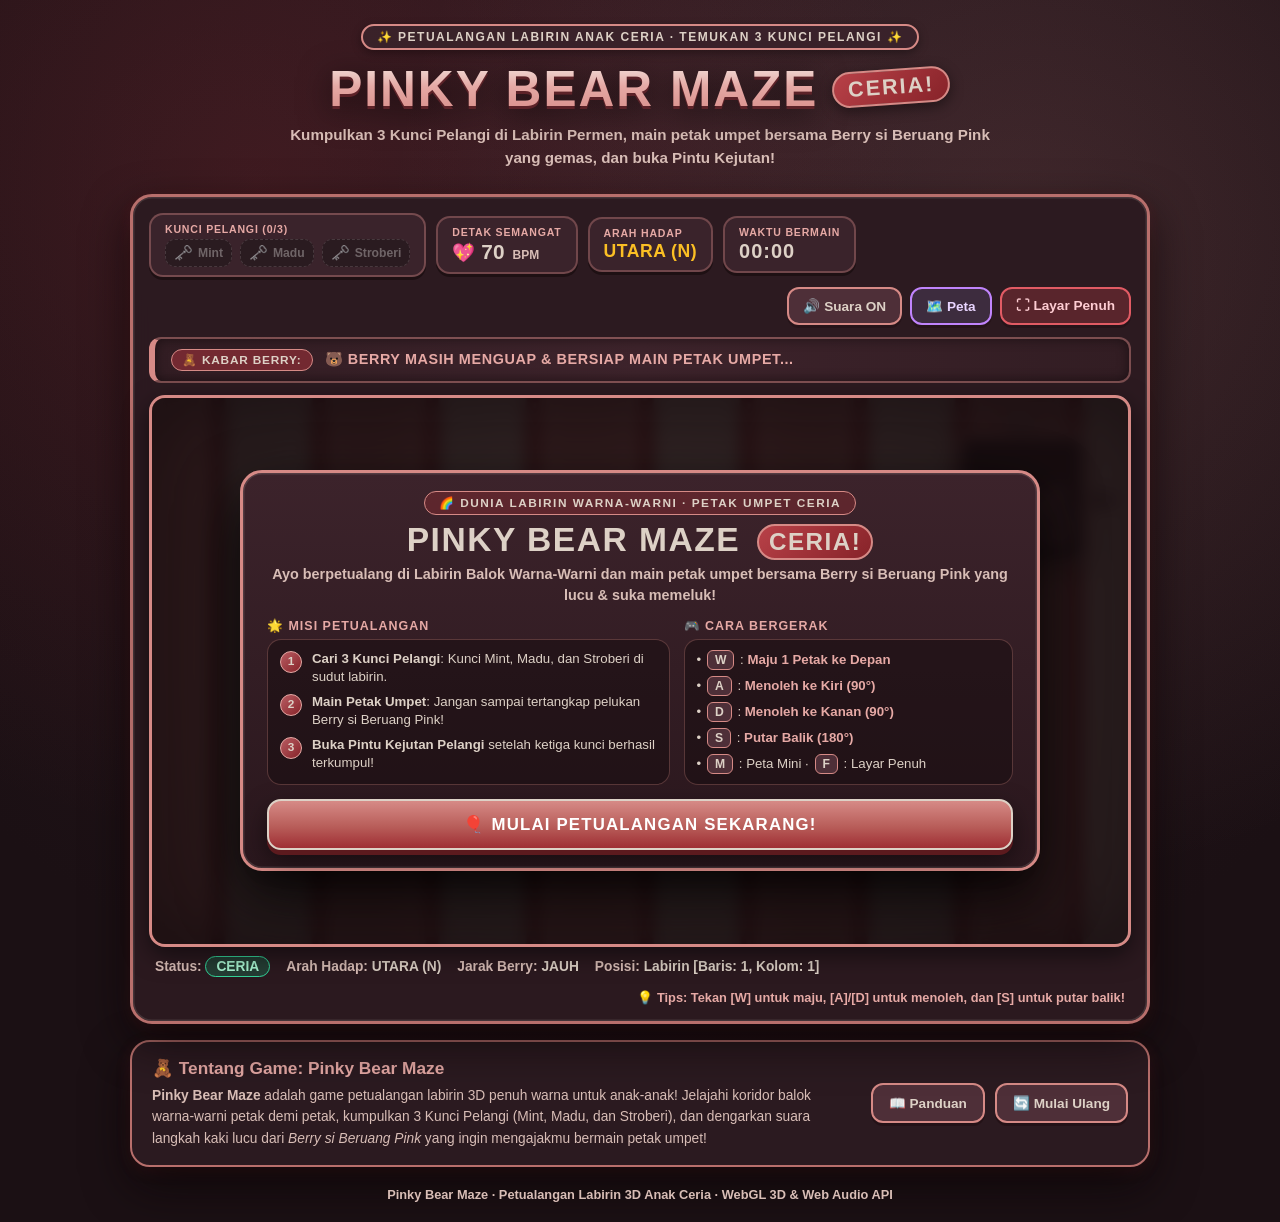
<file: index.html>
<!DOCTYPE html>
<html lang="id">
<head>
    <meta charset="UTF-8">
    <meta name="viewport" content="width=device-width, initial-scale=1.0, maximum-scale=1.0, user-scalable=no">
    <title>Pinky Bear Maze — Petualangan Labirin Beruang Pink Lucu</title>
    <link rel="stylesheet" href="style.css">
    <script>
        // Global error catcher to guarantee any issue is immediately visible
        window.addEventListener('error', function(e) {
            console.error("Game Error:", e.message, e.filename, e.lineno);
            const errDiv = document.getElementById("debugError");
            if (errDiv) {
                errDiv.style.display = "block";
                errDiv.textContent = "Error: " + e.message + " (" + e.filename + ":" + e.lineno + ")";
            }
        });
    </script>
</head>
<body>
    <main class="app">
        <!-- Error Banner (hidden by default) -->
        <div id="debugError" style="display:none; background:#dc2626; color:#fff; padding:10px; border-radius:8px; font-weight:bold; margin-bottom:10px;"></div>

        <!-- Header -->
        <header class="page-header">
            <p class="eyebrow">✨ PETUALANGAN LABIRIN ANAK CERIA · TEMUKAN 3 KUNCI PELANGI ✨</p>
            <h1 class="game-title">
                <span class="title-main">PINKY BEAR MAZE</span>
                <span class="title-year">CERIA!</span>
            </h1>
            <p class="subtitle">Kumpulkan 3 Kunci Pelangi di Labirin Permen, main petak umpet bersama <strong>Berry si Beruang Pink</strong> yang gemas, dan buka Pintu Kejutan!</p>
        </header>

        <!-- Game Container -->
        <section class="game-shell" aria-label="Area permainan Labirin Beruang Pink">
            <!-- Top HUD Bar -->
            <div class="top-hud">
                <!-- 3 Keys Inventory -->
                <div class="keys-container" title="Koleksi 3 Kunci Pelangi untuk Membuka Pintu Kejutan">
                    <span class="hud-label">KUNCI PELANGI (0/3)</span>
                    <div class="key-slots">
                        <div class="key-slot" id="keySlot1" title="Kunci Permen Mint (Hijau)">
                            <span class="key-icon">🗝️</span>
                            <span class="key-name">Mint</span>
                        </div>
                        <div class="key-slot" id="keySlot2" title="Kunci Bintang Madu (Kuning)">
                            <span class="key-icon">🗝️</span>
                            <span class="key-name">Madu</span>
                        </div>
                        <div class="key-slot" id="keySlot3" title="Kunci Stroberi (Pink)">
                            <span class="key-icon">🗝️</span>
                            <span class="key-name">Stroberi</span>
                        </div>
                    </div>
                </div>

                <!-- Heartbeat / Excitement Sensor -->
                <div class="hud-item heartbeat-hud" id="heartbeatCard">
                    <span class="hud-label">DETAK SEMANGAT</span>
                    <div class="heartbeat-inner">
                        <span class="heart-icon" id="heartIcon">💖</span>
                        <strong id="bpmValue">72</strong>
                        <span class="hud-small">BPM</span>
                    </div>
                </div>

                <!-- Current Facing Direction -->
                <div class="hud-item facing-hud">
                    <span class="hud-label">ARAH HADAP</span>
                    <strong id="hudFacingText">UTARA (N)</strong>
                </div>

                <!-- Survival Timer -->
                <div class="hud-item timer-hud">
                    <span class="hud-label">WAKTU BERMAIN</span>
                    <strong id="survivalTimer">00:00</strong>
                </div>

                <!-- Control Buttons -->
                <div class="hud-buttons">
                    <button id="muteButton" class="icon-button" type="button" aria-pressed="false" title="Suara ON/OFF">🔊 Suara ON</button>
                    <button id="mapToggleBtn" class="icon-button map-btn" type="button" title="Buka / Tutup Peta Labirin [M]">🗺️ Peta</button>
                    <button id="fullscreenBtn" class="icon-button fullscreen-btn" type="button" aria-pressed="false" title="Layar Penuh [F]">⛶ Layar Penuh</button>
                </div>
            </div>

            <!-- Cute Pink Bear Ticker -->
            <div class="monster-ticker" id="monsterTicker" aria-live="polite">
                <span class="ticker-prefix">🧸 KABAR BERRY:</span>
                <span class="ticker-text" id="tickerText">BERRY SI BERUANG PINK SEDANG TIDUR SIANG... ZZZ...</span>
            </div>

            <!-- Viewport Wrap -->
            <div class="canvas-wrap" id="canvasWrap">
                <canvas id="gameCanvas" width="960" height="540" aria-label="Tampilan 3D Labirin Beruang Pink"></canvas>

                <!-- Cute Pink Bubble Vignette Overlay -->
                <div class="vignette-overlay" id="vignetteOverlay"></div>

                <!-- Radar Minimap -->
                <div class="persona-minimap-wrapper" id="minimapOverlay">
                    <div class="compass-label compass-top">N</div>
                    <div class="minimap-middle-row">
                        <div class="compass-label compass-left">W</div>
                        <div class="persona-radar-box">
                            <canvas id="minimapCanvas" width="130" height="130"></canvas>
                        </div>
                        <div class="compass-label compass-right">E</div>
                    </div>
                    <div class="compass-label compass-bottom">S</div>
                </div>

                <!-- Notification Toast Inside Viewport -->
                <div class="game-toast" id="gameToast"></div>

                <!-- Interaction Prompt -->
                <div class="interaction-prompt" id="interactionPrompt">Tekan [W] untuk Membuka Pintu Kejutan!</div>

                <!-- Touch Controls (Mobile Friendly) -->
                <div class="touch-controls" id="touchControls">
                    <div class="dpad">
                        <button type="button" class="touch-btn dpad-up" id="btnUp" aria-label="Maju (W)">W ▲</button>
                        <div class="dpad-middle">
                            <button type="button" class="touch-btn dpad-left" id="btnLeft" aria-label="Menoleh Kiri (A)">◀ A</button>
                            <button type="button" class="touch-btn dpad-down" id="btnDown" aria-label="Putar Belakang (S)">▼ S</button>
                            <button type="button" class="touch-btn dpad-right" id="btnRight" aria-label="Menoleh Kanan (D)">D ▶</button>
                        </div>
                    </div>
                    <div class="touch-actions">
                        <button type="button" class="touch-action-btn" id="btnTurnLeft" aria-label="Putar Kiri">↺ Belok Kiri</button>
                        <button type="button" class="touch-action-btn" id="btnTurnRight" aria-label="Putar Kanan">↻ Belok Kanan</button>
                    </div>
                </div>

                <!-- START SCREEN OVERLAY (Shorter and wider banner layout) -->
                <div class="screen-overlay" id="startScreen">
                    <div class="modal-box modal-wide">
                        <div class="badge-tag">🌈 DUNIA LABIRIN WARNA-WARNI · PETAK UMPET CERIA</div>
                        <h2 class="modal-title">PINKY BEAR MAZE <span class="year-accent">CERIA!</span></h2>
                        <p class="modal-desc">
                            Ayo berpetualang di Labirin Balok Warna-Warni dan main petak umpet bersama <strong>Berry si Beruang Pink</strong> yang lucu & suka memeluk!
                        </p>

                        <!-- 2-Column Wide Grid for Mission & Controls -->
                        <div class="modal-grid">
                            <div class="modal-col">
                                <h3 class="col-title">🌟 MISI PETUALANGAN</h3>
                                <div class="mission-checklist">
                                    <div class="checklist-item">
                                        <span class="check-icon">1</span>
                                        <div><strong>Cari 3 Kunci Pelangi</strong>: Kunci Mint, Madu, dan Stroberi di sudut labirin.</div>
                                    </div>
                                    <div class="checklist-item">
                                        <span class="check-icon">2</span>
                                        <div><strong>Main Petak Umpet</strong>: Jangan sampai tertangkap pelukan Berry si Beruang Pink!</div>
                                    </div>
                                    <div class="checklist-item">
                                        <span class="check-icon">3</span>
                                        <div><strong>Buka Pintu Kejutan Pelangi</strong> setelah ketiga kunci berhasil terkumpul!</div>
                                    </div>
                                </div>
                            </div>
                            <div class="modal-col">
                                <h3 class="col-title">🎮 CARA BERGERAK</h3>
                                <div class="controls-guide">
                                    <div>• <kbd>W</kbd> : <strong>Maju 1 Petak ke Depan</strong></div>
                                    <div>• <kbd>A</kbd> : <strong>Menoleh ke Kiri (90°)</strong></div>
                                    <div>• <kbd>D</kbd> : <strong>Menoleh ke Kanan (90°)</strong></div>
                                    <div>• <kbd>S</kbd> : <strong>Putar Balik (180°)</strong></div>
                                    <div>• <kbd>M</kbd> : Peta Mini · <kbd>F</kbd> : Layar Penuh</div>
                                </div>
                            </div>
                        </div>

                        <button id="startGameBtn" class="cta-button" type="button">🎈 MULAI PETUALANGAN SEKARANG!</button>
                    </div>
                </div>

                <!-- GAME OVER SCREEN OVERLAY (Hugged by Cute Pink Bear) -->
                <div class="screen-overlay hidden" id="gameOverScreen">
                    <div class="modal-box gameover-box">
                        <div class="skull-anim">🧸</div>
                        <h2 class="danger-title">TERTANGKAP PELUKAN BERRY!</h2>
                        <p class="modal-desc" id="gameOverDesc">
                            Hihi! Berry si Beruang Pink berhasil menemukanmu dan memberimu pelukan hangat yang super gemas! Yuk coba lagi!
                        </p>
                        <div class="stats-summary">
                            <div class="stat-box">
                                <span class="stat-label">KUNCI DITEMUKAN</span>
                                <strong id="goKeysFound">0 / 3</strong>
                            </div>
                            <div class="stat-box">
                                <span class="stat-label">WAKTU BERMAIN</span>
                                <strong id="goSurvivalTime">00:00</strong>
                            </div>
                        </div>
                        <div class="screen-actions">
                            <button id="restartBtn" class="cta-button retry-button" type="button">🍭 MAIN LAGI YUK!</button>
                        </div>
                    </div>
                </div>

                <!-- VICTORY SCREEN OVERLAY (Escaped) -->
                <div class="screen-overlay hidden" id="victoryScreen">
                    <div class="modal-box victory-box">
                        <div class="trophy-anim">🏆</div>
                        <h2 class="victory-title">HOREEE! KAMU MENANG PETAK UMPET!</h2>
                        <p class="modal-desc">
                            Hebat sekali! Ketiga Kunci Pelangi berhasil membuka Pintu Kejutan. Berry si Beruang Pink bertepuk tangan gembira untukmu!
                        </p>
                        <div class="stats-summary">
                            <div class="stat-box">
                                <span class="stat-label">TOTAL KUNCI</span>
                                <strong class="gold-text">3 / 3</strong>
                            </div>
                            <div class="stat-box">
                                <span class="stat-label">WAKTU SELESAI</span>
                                <strong id="vicTime">01:45</strong>
                            </div>
                            <div class="stat-box">
                                <span class="stat-label">REKOR TERCEPAT</span>
                                <strong id="vicBestTime">--:--</strong>
                            </div>
                        </div>
                        <div class="screen-actions">
                            <button id="playAgainBtn" class="cta-button victory-button" type="button">🌈 MAIN LAGI DI LABIRIN BARU!</button>
                        </div>
                    </div>
                </div>
            </div>

            <!-- Bottom HUD / Quick Status Bar -->
            <div class="bottom-hud">
                <span>Status: <strong id="playerStatus" class="status-pill">CERIA</strong></span>
                <span>Arah Hadap: <strong id="playerFacingText">UTARA (N)</strong></span>
                <span>Jarak Berry: <strong id="monsterDistanceText">JAUH</strong></span>
                <span>Posisi: <strong id="playerCoords">Labirin [Baris: 1, Kolom: 1]</strong></span>
                <span class="hud-tip">💡 Tips: Tekan [W] untuk maju, [A]/[D] untuk menoleh, dan [S] untuk putar balik!</span>
            </div>
        </section>

        <!-- Help and Lore Panel -->
        <section class="help-panel">
            <div class="lore-text">
                <h2>🧸 Tentang Game: Pinky Bear Maze</h2>
                <p>
                    <strong>Pinky Bear Maze</strong> adalah game petualangan labirin 3D penuh warna untuk anak-anak! Jelajahi koridor balok warna-warni petak demi petak, kumpulkan 3 Kunci Pelangi (Mint, Madu, dan Stroberi), dan dengarkan suara langkah kaki lucu dari <em>Berry si Beruang Pink</em> yang ingin mengajakmu bermain petak umpet!
                </p>
            </div>
            <div class="help-controls">
                <button id="howToPlayBtn" class="secondary-button" type="button">📖 Panduan</button>
                <button id="quickRestartBtn" class="secondary-button" type="button">🔄 Mulai Ulang</button>
            </div>
        </section>

        <footer class="footer-note">
            Pinky Bear Maze · Petualangan Labirin 3D Anak Ceria · WebGL 3D & Web Audio API
        </footer>
    </main>

    <script src="game.js"></script>
</body>
</html>
</file>
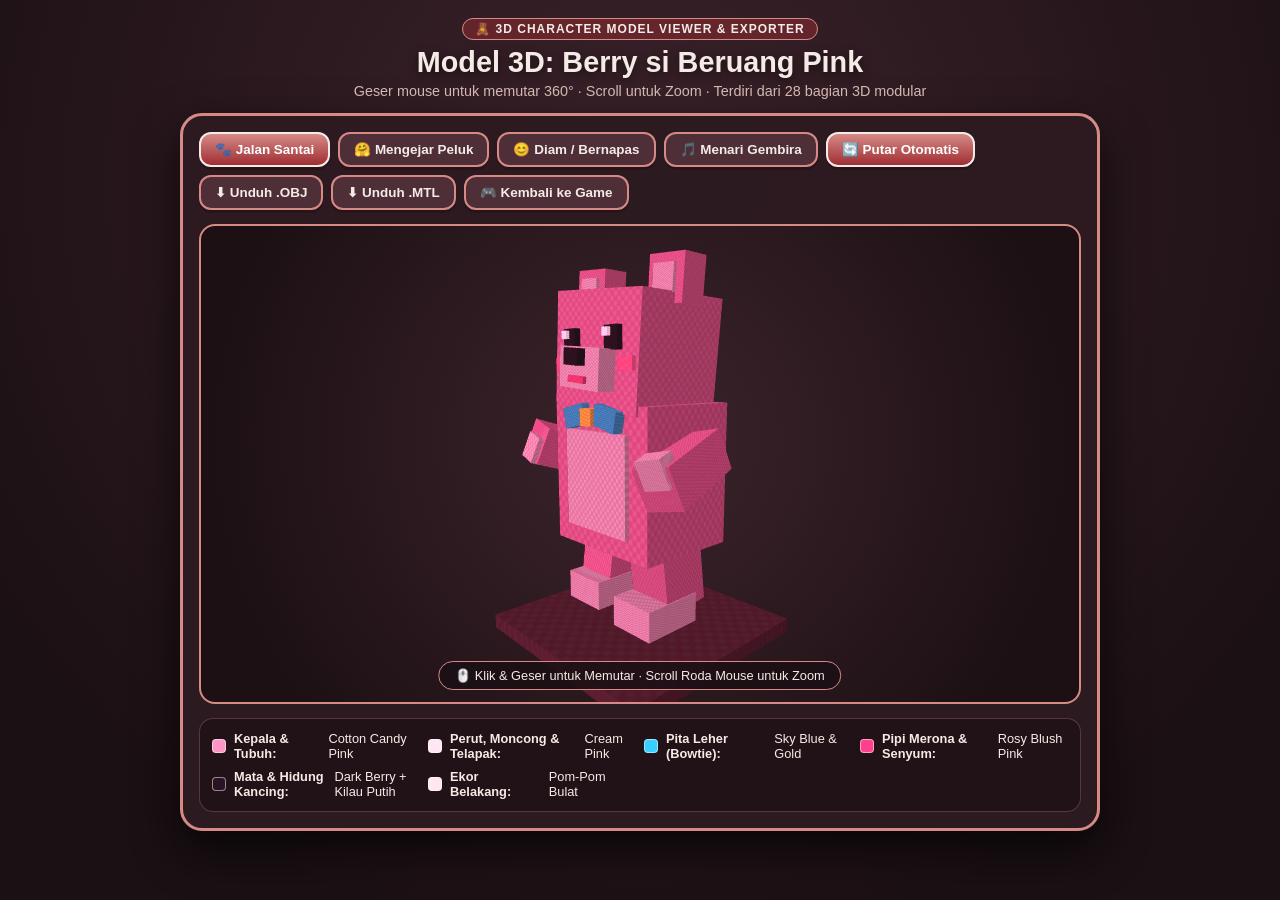
<file: bear-viewer.html>
<!DOCTYPE html>
<html lang="id">
<head>
    <meta charset="UTF-8">
    <meta name="viewport" content="width=device-width, initial-scale=1.0">
    <title>3D Model Viewer — Berry si Beruang Pink</title>
    <style>
        * { box-sizing: border-box; margin: 0; padding: 0; user-select: none; }
        body {
            min-height: 100vh;
            background: radial-gradient(circle at 50% 20%, #3b222a 0%, #1b1014 80%);
            color: #f5ebe6;
            font-family: "Comic Sans MS", "Fredoka", "Segoe UI", sans-serif;
            display: flex;
            flex-direction: column;
            align-items: center;
            padding: 18px;
        }
        header {
            text-align: center;
            margin-bottom: 14px;
        }
        .badge {
            display: inline-block;
            background: rgba(159, 46, 52, 0.45);
            border: 1.5px solid #d68a86;
            padding: 3px 12px;
            border-radius: 99px;
            font-size: 0.75rem;
            font-weight: 800;
            letter-spacing: 1px;
            margin-bottom: 6px;
        }
        h1 {
            font-size: 1.8rem;
            color: #f5ebe6;
            text-shadow: 0 3px 10px rgba(0,0,0,0.5);
        }
        p.sub {
            color: #d8bdb6;
            font-size: 0.9rem;
            margin-top: 4px;
        }
        .viewer-shell {
            width: min(100%, 920px);
            background: rgba(44, 27, 33, 0.96);
            border: 3px solid #d68a86;
            border-radius: 22px;
            padding: 16px;
            box-shadow: 0 18px 45px rgba(0, 0, 0, 0.7);
            display: flex;
            flex-direction: column;
            gap: 14px;
        }
        .toolbar {
            display: flex;
            flex-wrap: wrap;
            gap: 8px;
            align-items: center;
            justify-content: space-between;
        }
        .btn-group {
            display: flex;
            flex-wrap: wrap;
            gap: 8px;
        }
        button, a.btn-link {
            background: #4e2f38;
            color: #f5ebe6;
            border: 2px solid #d68a86;
            border-radius: 12px;
            padding: 8px 14px;
            font-family: inherit;
            font-weight: 800;
            font-size: 0.84rem;
            cursor: pointer;
            text-decoration: none;
            box-shadow: 0 3px 0 #261419;
            transition: all 0.15s;
        }
        button:hover, a.btn-link:hover {
            filter: brightness(1.12);
            transform: translateY(-1px);
        }
        button.active {
            background: linear-gradient(180deg, #d68a86 0%, #9f2e34 100%);
            border-color: #f5ebe6;
            color: #fff;
        }
        .download-btn {
            background: linear-gradient(180deg, #34d399 0%, #059669 100%);
            border-color: #a7f3d0;
            color: #fff;
        }
        .canvas-box {
            position: relative;
            width: 100%;
            height: 480px;
            background: radial-gradient(circle at 50% 45%, #3d242c 0%, #1c1014 85%);
            border: 2.5px solid #d68a86;
            border-radius: 16px;
            overflow: hidden;
            cursor: grab;
        }
        .canvas-box:active { cursor: grabbing; }
        canvas { width: 100%; height: 100%; display: block; }
        .hint-bar {
            position: absolute;
            bottom: 12px;
            left: 50%;
            transform: translateX(-50%);
            background: rgba(27, 16, 20, 0.85);
            border: 1.5px solid #d68a86;
            padding: 6px 16px;
            border-radius: 99px;
            font-size: 0.8rem;
            color: #f5ebe6;
            pointer-events: none;
        }
        .parts-grid {
            display: grid;
            grid-template-columns: repeat(auto-fit, minmax(195px, 1fr));
            gap: 8px;
            background: rgba(24, 13, 17, 0.55);
            padding: 12px;
            border-radius: 14px;
            border: 1.5px solid rgba(214, 138, 134, 0.3);
            font-size: 0.8rem;
        }
        .part-item {
            display: flex;
            align-items: center;
            gap: 8px;
        }
        .swatch {
            width: 14px;
            height: 14px;
            border-radius: 4px;
            border: 1px solid rgba(255,255,255,0.5);
            flex-shrink: 0;
        }
    </style>
</head>
<body>
    <header>
        <div class="badge">🧸 3D CHARACTER MODEL VIEWER & EXPORTER</div>
        <h1>Model 3D: Berry si Beruang Pink</h1>
        <p class="sub">Geser mouse untuk memutar 360° · Scroll untuk Zoom · Terdiri dari 28 bagian 3D modular</p>
    </header>

    <div class="viewer-shell">
        <div class="toolbar">
            <div class="btn-group">
                <button type="button" class="anim-btn active" data-mode="walk">🐾 Jalan Santai</button>
                <button type="button" class="anim-btn" data-mode="chase">🤗 Mengejar Peluk</button>
                <button type="button" class="anim-btn" data-mode="idle">😊 Diam / Bernapas</button>
                <button type="button" class="anim-btn" data-mode="dance">🎵 Menari Gembira</button>
                <button type="button" id="autoRotateBtn" class="active">🔄 Putar Otomatis</button>
            </div>
            <div class="btn-group">
                <a href="pinky_bear.obj" download="pinky_bear.obj" class="btn-link download-btn">⬇ Unduh .OBJ</a>
                <a href="pinky_bear.mtl" download="pinky_bear.mtl" class="btn-link">⬇ Unduh .MTL</a>
                <a href="index.html" class="btn-link">🎮 Kembali ke Game</a>
            </div>
        </div>

        <div class="canvas-box" id="canvasBox">
            <canvas id="viewerCanvas" width="900" height="480"></canvas>
            <div class="hint-bar">🖱️ Klik & Geser untuk Memutar · Scroll Roda Mouse untuk Zoom</div>
        </div>

        <div class="parts-grid">
            <div class="part-item"><span class="swatch" style="background:#ff94c7"></span><strong>Kepala & Tubuh:</strong> Cotton Candy Pink</div>
            <div class="part-item"><span class="swatch" style="background:#ffe6f2"></span><strong>Perut, Moncong & Telapak:</strong> Cream Pink</div>
            <div class="part-item"><span class="swatch" style="background:#38d1ff"></span><strong>Pita Leher (Bowtie):</strong> Sky Blue & Gold</div>
            <div class="part-item"><span class="swatch" style="background:#ff408c"></span><strong>Pipi Merona & Senyum:</strong> Rosy Blush Pink</div>
            <div class="part-item"><span class="swatch" style="background:#291224"></span><strong>Mata & Hidung Kancing:</strong> Dark Berry + Kilau Putih</div>
            <div class="part-item"><span class="swatch" style="background:#ffe6f2"></span><strong>Ekor Belakang:</strong> Pom-Pom Bulat</div>
        </div>
    </div>

    <script>
    (function() {
        const canvas = document.getElementById("viewerCanvas");
        const gl = canvas.getContext("webgl", { antialias: true });

        const Mat4 = {
            create: () => new Float32Array(16),
            identity: (out) => { out.fill(0); out[0] = out[5] = out[10] = out[15] = 1; return out; },
            perspective: (out, fovy, aspect, near, far) => {
                const f = 1.0 / Math.tan(fovy / 2), nf = 1 / (near - far);
                out.fill(0); out[0] = f / aspect; out[5] = f; out[10] = (far + near) * nf; out[11] = -1; out[14] = (2 * far * near) * nf;
                return out;
            },
            lookAt: (out, eye, center, up) => {
                let z0 = eye[0]-center[0], z1 = eye[1]-center[1], z2 = eye[2]-center[2];
                let len = 1 / Math.hypot(z0, z1, z2); z0 *= len; z1 *= len; z2 *= len;
                let x0 = up[1]*z2 - up[2]*z1, x1 = up[2]*z0 - up[0]*z2, x2 = up[0]*z1 - up[1]*z0;
                len = 1 / Math.hypot(x0, x1, x2); x0 *= len; x1 *= len; x2 *= len;
                let y0 = z1*x2 - z2*x1, y1 = z2*x0 - z0*x2, y2 = z0*x1 - z1*x0;
                out[0]=x0; out[1]=y0; out[2]=z0; out[3]=0;
                out[4]=x1; out[5]=y1; out[6]=z1; out[7]=0;
                out[8]=x2; out[9]=y2; out[10]=z2; out[11]=0;
                out[12]=-(x0*eye[0]+x1*eye[1]+x2*eye[2]);
                out[13]=-(y0*eye[0]+y1*eye[1]+y2*eye[2]);
                out[14]=-(z0*eye[0]+z1*eye[1]+z2*eye[2]);
                out[15]=1; return out;
            },
            multiply: (out, a, b) => {
                const a00=a[0],a01=a[1],a02=a[2],a03=a[3],a10=a[4],a11=a[5],a12=a[6],a13=a[7],a20=a[8],a21=a[9],a22=a[10],a23=a[11],a30=a[12],a31=a[13],a32=a[14],a33=a[15];
                for (let i=0; i<16; i+=4) {
                    const b0=b[i], b1=b[i+1], b2=b[i+2], b3=b[i+3];
                    out[i]   = b0*a00 + b1*a10 + b2*a20 + b3*a30;
                    out[i+1] = b0*a01 + b1*a11 + b2*a21 + b3*a31;
                    out[i+2] = b0*a02 + b1*a12 + b2*a22 + b3*a32;
                    out[i+3] = b0*a03 + b1*a13 + b2*a23 + b3*a33;
                }
                return out;
            },
            translate: (out, a, v) => {
                const x=v[0], y=v[1], z=v[2];
                if (a !== out) for (let i=0;i<12;i++) out[i]=a[i];
                out[12] = a[0]*x + a[4]*y + a[8]*z + a[12];
                out[13] = a[1]*x + a[5]*y + a[9]*z + a[13];
                out[14] = a[2]*x + a[6]*y + a[10]*z + a[14];
                out[15] = a[3]*x + a[7]*y + a[11]*z + a[15];
                return out;
            },
            rotateX: (out, a, rad) => {
                const s=Math.sin(rad), c=Math.cos(rad), a10=a[4],a11=a[5],a12=a[6],a13=a[7],a20=a[8],a21=a[9],a22=a[10],a23=a[11];
                if (a !== out) { out[0]=a[0];out[1]=a[1];out[2]=a[2];out[3]=a[3];out[12]=a[12];out[13]=a[13];out[14]=a[14];out[15]=a[15]; }
                out[4]=a10*c+a20*s; out[5]=a11*c+a21*s; out[6]=a12*c+a22*s; out[7]=a13*c+a23*s;
                out[8]=a20*c-a10*s; out[9]=a21*c-a11*s; out[10]=a22*c-a12*s; out[11]=a23*c-a13*s;
                return out;
            },
            rotateY: (out, a, rad) => {
                const s=Math.sin(rad), c=Math.cos(rad), a00=a[0],a01=a[1],a02=a[2],a03=a[3],a20=a[8],a21=a[9],a22=a[10],a23=a[11];
                if (a !== out) { out[4]=a[4];out[5]=a[5];out[6]=a[6];out[7]=a[7];out[12]=a[12];out[13]=a[13];out[14]=a[14];out[15]=a[15]; }
                out[0]=a00*c-a20*s; out[1]=a01*c-a21*s; out[2]=a02*c-a22*s; out[3]=a03*c-a23*s;
                out[8]=a00*s+a20*c; out[9]=a01*s+a21*c; out[10]=a02*s+a22*c; out[11]=a03*s+a23*c;
                return out;
            },
            rotateZ: (out, a, rad) => {
                const s=Math.sin(rad), c=Math.cos(rad), a00=a[0],a01=a[1],a02=a[2],a03=a[3],a10=a[4],a11=a[5],a12=a[6],a13=a[7];
                if (a !== out) { out[8]=a[8];out[9]=a[9];out[10]=a[10];out[11]=a[11];out[12]=a[12];out[13]=a[13];out[14]=a[14];out[15]=a[15]; }
                out[0]=a00*c+a10*s; out[1]=a01*c+a11*s; out[2]=a02*c+a12*s; out[3]=a03*c+a13*s;
                out[4]=a10*c-a00*s; out[5]=a11*c-a01*s; out[6]=a12*c-a02*s; out[7]=a13*c-a03*s;
                return out;
            },
            scale: (out, a, v) => {
                const x=v[0], y=v[1], z=v[2];
                out[0]=a[0]*x; out[1]=a[1]*x; out[2]=a[2]*x; out[3]=a[3]*x;
                out[4]=a[4]*y; out[5]=a[5]*y; out[6]=a[6]*y; out[7]=a[7]*y;
                out[8]=a[8]*z; out[9]=a[9]*z; out[10]=a[10]*z; out[11]=a[11]*z;
                out[12]=a[12]; out[13]=a[13]; out[14]=a[14]; out[15]=a[15];
                return out;
            }
        };

        // Shaders
        const vs = `
            attribute vec3 a_pos;
            attribute vec3 a_norm;
            attribute vec2 a_uv;
            uniform mat4 u_mvp;
            uniform mat4 u_model;
            varying vec3 v_norm;
            varying vec2 v_uv;
            void main() {
                v_norm = normalize((u_model * vec4(a_norm, 0.0)).xyz);
                v_uv = a_uv;
                gl_Position = u_mvp * vec4(a_pos, 1.0);
            }
        `;
        const fs = `
            precision mediump float;
            varying vec3 v_norm;
            varying vec2 v_uv;
            uniform sampler2D u_tex;
            uniform vec4 u_tint;
            uniform float u_emissive;
            void main() {
                vec4 tex = texture2D(u_tex, v_uv) * u_tint;
                vec3 lightDir = normalize(vec3(0.5, 0.8, 1.0));
                float diff = max(dot(v_norm, lightDir), 0.35);
                vec3 col = tex.rgb * (0.35 + diff * 0.72) + vec3(u_emissive * 0.35);
                gl_FragColor = vec4(col, 1.0);
            }
        `;

        function compile(type, src) {
            const s = gl.createShader(type);
            gl.shaderSource(s, src);
            gl.compileShader(s);
            return s;
        }
        const prog = gl.createProgram();
        gl.attachShader(prog, compile(gl.VERTEX_SHADER, vs));
        gl.attachShader(prog, compile(gl.FRAGMENT_SHADER, fs));
        gl.linkProgram(prog);
        gl.useProgram(prog);

        const aPos = gl.getAttribLocation(prog, "a_pos");
        const aNorm = gl.getAttribLocation(prog, "a_norm");
        const aUv = gl.getAttribLocation(prog, "a_uv");
        const uMvp = gl.getUniformLocation(prog, "u_mvp");
        const uModel = gl.getUniformLocation(prog, "u_model");
        const uTint = gl.getUniformLocation(prog, "u_tint");
        const uEmissive = gl.getUniformLocation(prog, "u_emissive");

        // Plush fur texture
        const tCvs = document.createElement("canvas");
        tCvs.width = 256; tCvs.height = 256;
        const tCtx = tCvs.getContext("2d");
        tCtx.fillStyle = "#ff85b3";
        tCtx.fillRect(0, 0, 256, 256);
        for (let y = 0; y < 256; y += 10) {
            for (let x = 0; x < 256; x += 10) {
                tCtx.fillStyle = ((x + y) % 20 === 0) ? "rgba(255, 182, 213, 0.55)" : "rgba(244, 114, 182, 0.45)";
                tCtx.beginPath();
                tCtx.arc(x + 5, y + 5, 4.5, 0, Math.PI * 2);
                tCtx.fill();
            }
        }
        const tex = gl.createTexture();
        gl.bindTexture(gl.TEXTURE_2D, tex);
        gl.texImage2D(gl.TEXTURE_2D, 0, gl.RGBA, gl.RGBA, gl.UNSIGNED_BYTE, tCvs);
        gl.texParameteri(gl.TEXTURE_2D, gl.TEXTURE_MIN_FILTER, gl.LINEAR);
        gl.texParameteri(gl.TEXTURE_2D, gl.TEXTURE_MAG_FILTER, gl.LINEAR);

        // Cube geometry
        const verts = new Float32Array([
            -0.5,-0.5, 0.5, 0,0,1, 0,0,  0.5,-0.5, 0.5, 0,0,1, 1,0,  0.5, 0.5, 0.5, 0,0,1, 1,1, -0.5, 0.5, 0.5, 0,0,1, 0,1,
            -0.5,-0.5,-0.5, 0,0,-1,1,0, -0.5, 0.5,-0.5, 0,0,-1,1,1,  0.5, 0.5,-0.5, 0,0,-1,0,1,  0.5,-0.5,-0.5, 0,0,-1,0,0,
            -0.5, 0.5,-0.5, 0,1,0, 0,1, -0.5, 0.5, 0.5, 0,1,0, 0,0,  0.5, 0.5, 0.5, 0,1,0, 1,0,  0.5, 0.5,-0.5, 0,1,0, 1,1,
            -0.5,-0.5,-0.5, 0,-1,0,0,0,  0.5,-0.5,-0.5, 0,-1,0,1,0,  0.5,-0.5, 0.5, 0,-1,0,1,1, -0.5,-0.5, 0.5, 0,-1,0,0,1,
             0.5,-0.5,-0.5, 1,0,0, 1,0,  0.5, 0.5,-0.5, 1,0,0, 1,1,  0.5, 0.5, 0.5, 1,0,0, 0,1,  0.5,-0.5, 0.5, 1,0,0, 0,0,
            -0.5,-0.5,-0.5,-1,0,0, 0,0, -0.5,-0.5, 0.5,-1,0,0, 1,0, -0.5, 0.5, 0.5,-1,0,0, 1,1, -0.5, 0.5,-0.5,-1,0,0, 0,1
        ]);
        const inds = new Uint16Array([
            0,1,2, 0,2,3,  4,5,6, 4,6,7,  8,9,10, 8,10,11,
            12,13,14, 12,14,15,  16,17,18, 16,18,19,  20,21,22, 20,22,23
        ]);
        const vbo = gl.createBuffer();
        gl.bindBuffer(gl.ARRAY_BUFFER, vbo);
        gl.bufferData(gl.ARRAY_BUFFER, verts, gl.STATIC_DRAW);
        const ibo = gl.createBuffer();
        gl.bindBuffer(gl.ELEMENT_ARRAY_BUFFER, ibo);
        gl.bufferData(gl.ELEMENT_ARRAY_BUFFER, inds, gl.STATIC_DRAW);

        const stride = 8 * 4;
        gl.enableVertexAttribArray(aPos);
        gl.vertexAttribPointer(aPos, 3, gl.FLOAT, false, stride, 0);
        gl.enableVertexAttribArray(aNorm);
        gl.vertexAttribPointer(aNorm, 3, gl.FLOAT, false, stride, 12);
        gl.enableVertexAttribArray(aUv);
        gl.vertexAttribPointer(aUv, 2, gl.FLOAT, false, stride, 24);

        // Camera & Interaction State
        let yaw = 0.35, pitch = 0.15, dist = 4.2;
        let autoRotate = true;
        let animMode = "walk";
        let dragging = false, lastX = 0, lastY = 0;

        const box = document.getElementById("canvasBox");
        box.addEventListener("mousedown", e => { dragging = true; lastX = e.clientX; lastY = e.clientY; });
        window.addEventListener("mouseup", () => dragging = false);
        window.addEventListener("mousemove", e => {
            if (!dragging) return;
            yaw += (e.clientX - lastX) * 0.01;
            pitch = Math.max(-0.6, Math.min(0.8, pitch + (e.clientY - lastY) * 0.01));
            lastX = e.clientX; lastY = e.clientY;
        });
        box.addEventListener("wheel", e => {
            e.preventDefault();
            dist = Math.max(2.2, Math.min(8.0, dist + e.deltaY * 0.003));
        }, { passive: false });

        document.querySelectorAll(".anim-btn").forEach(btn => {
            btn.addEventListener("click", () => {
                document.querySelectorAll(".anim-btn").forEach(b => b.classList.remove("active"));
                btn.classList.add("active");
                animMode = btn.dataset.mode;
            });
        });

        const autoBtn = document.getElementById("autoRotateBtn");
        autoBtn.addEventListener("click", () => {
            autoRotate = !autoRotate;
            autoBtn.classList.toggle("active", autoRotate);
        });

        const proj = Mat4.create(), view = Mat4.create(), baseMat = Mat4.create(), mvp = Mat4.create();

        function render(now) {
            const time = now * 0.001;
            if (autoRotate && !dragging) yaw += 0.008;

            const dpr = window.devicePixelRatio || 1;
            const w = Math.floor(canvas.clientWidth * dpr);
            const h = Math.floor(canvas.clientHeight * dpr);
            if (canvas.width !== w || canvas.height !== h) { canvas.width = w; canvas.height = h; }

            gl.viewport(0, 0, w, h);
            gl.enable(gl.DEPTH_TEST);
            gl.clearColor(0, 0, 0, 0);
            gl.clear(gl.COLOR_BUFFER_BIT | gl.DEPTH_BUFFER_BIT);

            Mat4.perspective(proj, 50 * Math.PI / 180, w / h, 0.1, 50.0);
            const ex = Math.sin(yaw) * Math.cos(pitch) * dist;
            const ey = 1.45 + Math.sin(pitch) * dist;
            const ez = Math.cos(yaw) * Math.cos(pitch) * dist;
            Mat4.lookAt(view, [ex, ey, ez], [0, 1.35, 0], [0, 1, 0]);

            Mat4.identity(baseMat);

            let walkSpeed = 6, legSwing = 0, bodyBob = 0, headTilt = 0, armRaise = -0.25;
            const isChasing = (animMode === "chase");

            if (animMode === "walk" || animMode === "chase") {
                walkSpeed = isChasing ? 11 : 6;
                legSwing = Math.sin(time * walkSpeed) * 0.42;
                bodyBob = Math.abs(Math.cos(time * walkSpeed)) * 0.11;
                headTilt = Math.sin(time * (walkSpeed * 0.5)) * 0.08;
                armRaise = isChasing ? -0.65 + Math.sin(time * 14) * 0.2 : -0.25 + legSwing * 0.4;
            } else if (animMode === "idle") {
                bodyBob = Math.sin(time * 2.5) * 0.03;
                headTilt = Math.sin(time * 1.5) * 0.04;
                armRaise = -0.15 + Math.sin(time * 2.5) * 0.05;
            } else if (animMode === "dance") {
                legSwing = Math.sin(time * 9) * 0.35;
                bodyBob = Math.abs(Math.sin(time * 9)) * 0.18;
                headTilt = Math.sin(time * 9) * 0.16;
                armRaise = -0.85 + Math.sin(time * 9) * 0.35;
            }

            const drawBox = (pos, size, rot = [0, 0, 0], tint = [1, 1, 1, 1], emissive = 0) => {
                const m = Mat4.create();
                Mat4.identity(m);
                Mat4.multiply(m, baseMat, m);
                Mat4.translate(m, m, [pos[0], pos[1] + bodyBob, pos[2]]);
                if (rot[1]) Mat4.rotateY(m, m, rot[1]);
                if (rot[0]) Mat4.rotateX(m, m, rot[0]);
                if (rot[2]) Mat4.rotateZ(m, m, rot[2]);
                Mat4.scale(m, m, size);

                Mat4.multiply(mvp, proj, view);
                Mat4.multiply(mvp, mvp, m);
                gl.uniformMatrix4fv(uMvp, false, mvp);
                gl.uniformMatrix4fv(uModel, false, m);
                gl.uniform4fv(uTint, tint);
                gl.uniform1f(uEmissive, emissive);
                gl.drawElements(gl.TRIANGLES, inds.length, gl.UNSIGNED_SHORT, 0);
            };

            const mainPink = [1.0, 0.58, 0.78, 1];
            const creamPink = [1.0, 0.90, 0.95, 1];
            const blushPink = [1.0, 0.25, 0.55, 1];
            const darkEye = [0.16, 0.07, 0.14, 1];
            const pureWhite = [1.0, 1.0, 1.0, 1];
            const ribbonBlue = [0.22, 0.82, 1.0, 1];
            const ribbonGold = [1.0, 0.85, 0.2, 1];

            // Pedestal disk
            drawBox([0, -0.06 - bodyBob, 0], [1.8, 0.12, 1.8], [0, 0, 0], [0.42, 0.25, 0.30, 1], 0.0);

            // 1. Torso & Tummy
            drawBox([0, 1.18, 0], [1.08, 1.15, 0.88], [0, 0, 0], mainPink, 0.08);
            drawBox([0, 1.16, 0.42], [0.70, 0.78, 0.12], [0, 0, 0], creamPink, 0.18);

            // 2. Bowtie
            drawBox([-0.18, 1.66, 0.47], [0.24, 0.16, 0.12], [0, 0, 0.22], ribbonBlue, 0.25);
            drawBox([0.18, 1.66, 0.47], [0.24, 0.16, 0.12], [0, 0, -0.22], ribbonBlue, 0.25);
            drawBox([0, 1.66, 0.49], [0.13, 0.13, 0.14], [0, 0, 0], ribbonGold, 0.35);

            // 3. Head
            drawBox([0, 2.15, 0.04], [0.96, 0.86, 0.84], [0, 0, headTilt], mainPink, 0.1);

            // 4. Ears
            drawBox([-0.42, 2.64, 0.04], [0.34, 0.34, 0.22], [0, 0, headTilt], mainPink, 0.1);
            drawBox([-0.42, 2.64, 0.12], [0.20, 0.20, 0.12], [0, 0, headTilt], creamPink, 0.2);
            drawBox([0.42, 2.64, 0.04], [0.34, 0.34, 0.22], [0, 0, headTilt], mainPink, 0.1);
            drawBox([0.42, 2.64, 0.12], [0.20, 0.20, 0.12], [0, 0, headTilt], creamPink, 0.2);

            // 5. Snout, Nose & Smile
            drawBox([0, 2.02, 0.48], [0.46, 0.30, 0.26], [0, 0, headTilt], creamPink, 0.2);
            drawBox([0, 2.10, 0.62], [0.16, 0.12, 0.12], [0, 0, headTilt], darkEye, 0.1);
            drawBox([0, 1.94, 0.60], [0.18, 0.05, 0.08], [0, 0, headTilt], blushPink, 0.25);

            // 6. Eyes & Sparkles
            drawBox([-0.24, 2.23, 0.46], [0.14, 0.17, 0.10], [0, 0, 0], darkEye, 0.1);
            drawBox([-0.27, 2.27, 0.51], [0.06, 0.06, 0.06], [0, 0, 0], pureWhite, 0.95);
            drawBox([0.24, 2.23, 0.46], [0.14, 0.17, 0.10], [0, 0, 0], darkEye, 0.1);
            drawBox([0.21, 2.27, 0.51], [0.06, 0.06, 0.06], [0, 0, 0], pureWhite, 0.95);

            // 7. Blushing Cheeks
            drawBox([-0.37, 2.05, 0.45], [0.15, 0.10, 0.09], [0, 0, 0], blushPink, 0.45);
            drawBox([0.37, 2.05, 0.45], [0.15, 0.10, 0.09], [0, 0, 0], blushPink, 0.45);

            // 8. Arms & Paws
            drawBox([-0.68, 1.32, 0.22], [0.32, 0.32, 0.65], [armRaise, -0.15, -0.2], mainPink, 0.08);
            drawBox([-0.72, 1.35, 0.52], [0.22, 0.22, 0.14], [armRaise, -0.15, -0.2], creamPink, 0.2);
            drawBox([0.68, 1.32, 0.22], [0.32, 0.32, 0.65], [isChasing ? armRaise : -armRaise, 0.15, 0.2], mainPink, 0.08);
            drawBox([0.72, 1.35, 0.52], [0.22, 0.22, 0.14], [isChasing ? armRaise : -armRaise, 0.15, 0.2], creamPink, 0.2);

            // 9. Legs & Feet
            drawBox([-0.34, 0.48, Math.sin(legSwing) * 0.25], [0.38, 0.65, 0.42], [legSwing, 0, 0], mainPink, 0.08);
            drawBox([-0.34, 0.14, 0.12 + Math.sin(legSwing) * 0.28], [0.40, 0.24, 0.52], [0, 0, 0], creamPink, 0.15);
            drawBox([0.34, 0.48, -Math.sin(legSwing) * 0.25], [0.38, 0.65, 0.42], [-legSwing, 0, 0], mainPink, 0.08);
            drawBox([0.34, 0.14, 0.12 - Math.sin(legSwing) * 0.28], [0.40, 0.24, 0.52], [0, 0, 0], creamPink, 0.15);

            // 10. Pom-pom Tail
            const tailWag = Math.sin(time * walkSpeed) * 0.12;
            drawBox([tailWag, 0.88, -0.52], [0.30, 0.30, 0.28], [0, 0, 0], creamPink, 0.2);

            requestAnimationFrame(render);
        }
        requestAnimationFrame(render);
    })();
    </script>
</body>
</html>
</file>
<file: style.css>
* {
    box-sizing: border-box;
    user-select: none;
    -webkit-user-select: none;
    margin: 0;
    padding: 0;
}

:root {
    color-scheme: dark;
    --bg-deep: #1b1014;
    --bg-mid: #2b1920;
    --panel-bg: rgba(44, 27, 33, 0.96);
    --panel-border: #b86f6c;
    --panel-item: #3a232b;
    --text-primary: #f5ebe6;
    --text-secondary: #d8bdb6;
    --dusty-pink: #d68a86;
    --dusty-pink-light: #e6a9a5;
    --warm-cream: #ddd1c6;
    --crimson-berry: #9f2e34;
    --sunny-yellow: #f59e0b;
    --mint-green: #10b981;
    --sky-blue: #38bdf8;
    --shadow-cozy: 0 18px 45px rgba(10, 4, 6, 0.72), 0 4px 14px rgba(159, 46, 52, 0.22);
}

body {
    min-height: 100vh;
    padding: 20px 16px;
    background:
        radial-gradient(circle at 20% 15%, rgba(159, 46, 52, 0.22) 0%, transparent 45%),
        radial-gradient(circle at 80% 20%, rgba(214, 138, 134, 0.16) 0%, transparent 45%),
        radial-gradient(circle at 50% 10%, var(--bg-mid) 0%, var(--bg-deep) 75%);
    color: var(--text-primary);
    font-family: "Comic Sans MS", "Chalkboard SE", "Fredoka", "Nunito", "Segoe UI", Rounded, sans-serif;
    display: flex;
    justify-content: center;
    overflow-x: hidden;
}

.app {
    width: min(100%, 1020px);
    display: flex;
    flex-direction: column;
    gap: 16px;
}

/* Header */
.page-header {
    text-align: center;
    padding: 4px 0 8px;
}

.eyebrow {
    display: inline-block;
    background: rgba(58, 35, 43, 0.9);
    border: 2px solid var(--dusty-pink);
    padding: 4px 14px;
    border-radius: 99px;
    color: var(--warm-cream);
    letter-spacing: 1.5px;
    font-size: 0.75rem;
    font-weight: 900;
    box-shadow: 0 3px 10px rgba(0, 0, 0, 0.35);
}

.game-title {
    display: inline-flex;
    align-items: center;
    justify-content: center;
    gap: 14px;
    flex-wrap: wrap;
    margin: 10px 0 6px;
}

.title-main {
    font-size: clamp(2rem, 4.6vw, 3.1rem);
    font-weight: 900;
    letter-spacing: 2px;
    background: linear-gradient(180deg, #f5ebe6 0%, #e5a9a5 45%, #d68a86 100%);
    -webkit-background-clip: text;
    -webkit-text-fill-color: transparent;
    filter: drop-shadow(0 3px 0px #5c2228) drop-shadow(0 6px 16px rgba(0, 0, 0, 0.6));
    text-transform: uppercase;
}

.title-year {
    font-size: clamp(1rem, 2.4vw, 1.35rem);
    font-weight: 900;
    color: var(--warm-cream);
    background: linear-gradient(135deg, #b84148 0%, #872329 100%);
    border: 2.5px solid var(--dusty-pink);
    padding: 3px 14px;
    border-radius: 99px;
    letter-spacing: 2px;
    box-shadow: 0 4px 14px rgba(0, 0, 0, 0.45);
    position: relative;
    top: -2px;
    display: inline-flex;
    align-items: center;
    transform: rotate(-4deg);
}

.subtitle {
    color: var(--text-secondary);
    font-size: 0.95rem;
    max-width: 720px;
    margin: 0 auto;
    line-height: 1.5;
    font-weight: 600;
}

/* Game Shell Container */
.game-shell {
    border: 3px solid var(--panel-border);
    background: var(--panel-bg);
    border-radius: 22px;
    padding: 16px;
    box-shadow: var(--shadow-cozy), inset 0 0 0 1.5px rgba(221, 209, 198, 0.14);
    position: relative;
    backdrop-filter: blur(10px);
}

/* Top HUD */
.top-hud {
    display: flex;
    align-items: center;
    gap: 10px;
    margin-bottom: 12px;
    flex-wrap: wrap;
}

.hud-item {
    padding: 8px 14px;
    border-radius: 14px;
    background: var(--panel-item);
    border: 2px solid rgba(214, 138, 134, 0.35);
    box-shadow: 0 3px 0 rgba(20, 10, 13, 0.6);
    display: flex;
    flex-direction: column;
    justify-content: center;
    min-height: 54px;
}

.hud-label {
    display: block;
    color: var(--dusty-pink-light);
    font-size: 0.66rem;
    letter-spacing: 0.8px;
    font-weight: 900;
    text-transform: uppercase;
    margin-bottom: 2px;
}

.hud-small {
    color: var(--text-secondary);
    font-size: 0.75rem;
    font-weight: 700;
    margin-left: 2px;
}

/* 3 Keys Container */
.keys-container {
    padding: 8px 14px;
    border-radius: 14px;
    background: var(--panel-item);
    border: 2px solid rgba(214, 138, 134, 0.38);
    box-shadow: 0 3px 0 rgba(20, 10, 13, 0.6);
    display: flex;
    flex-direction: column;
    justify-content: center;
    min-width: 235px;
}

.key-slots {
    display: flex;
    gap: 8px;
    margin-top: 2px;
}

.key-slot {
    flex: 1;
    display: flex;
    align-items: center;
    gap: 5px;
    background: rgba(22, 12, 16, 0.55);
    border: 1.5px dashed rgba(221, 209, 198, 0.25);
    border-radius: 10px;
    padding: 4px 8px;
    font-size: 0.76rem;
    font-weight: 700;
    color: #9e8480;
    filter: grayscale(0.85);
    opacity: 0.65;
    transition: all 0.3s cubic-bezier(0.34, 1.56, 0.64, 1);
}

.key-slot .key-icon {
    font-size: 0.95rem;
}

.key-slot.collected {
    filter: grayscale(0);
    opacity: 1;
    border-style: solid;
    font-weight: 900;
    transform: translateY(-2px);
}

#keySlot1.collected {
    border-color: #34d399;
    background: rgba(16, 185, 129, 0.22);
    color: #a7f3d0;
    box-shadow: 0 0 10px rgba(16, 185, 129, 0.3);
}

#keySlot2.collected {
    border-color: #fbbf24;
    background: rgba(245, 158, 11, 0.22);
    color: #fde68a;
    box-shadow: 0 0 10px rgba(245, 158, 11, 0.3);
}

#keySlot3.collected {
    border-color: #f472b6;
    background: rgba(236, 72, 153, 0.25);
    color: #fbcfe8;
    box-shadow: 0 0 10px rgba(236, 72, 153, 0.35);
}

/* Heartbeat / Excitement Card */
.heartbeat-inner {
    display: flex;
    align-items: baseline;
    gap: 6px;
}

.heart-icon {
    font-size: 1.15rem;
    display: inline-block;
    animation: heartPulse 1.2s infinite ease-in-out;
}

.heartbeat-hud strong {
    font-size: 1.3rem;
    color: var(--warm-cream);
    font-variant-numeric: tabular-nums;
}

.heartbeat-hud.danger {
    background: rgba(159, 46, 52, 0.35);
    border-color: #e15b64;
}

.heartbeat-hud.danger strong {
    color: #fda4af;
}

.heartbeat-hud.danger .heart-icon {
    animation: heartPanic 0.4s infinite ease-in-out;
}

@keyframes heartPulse {
    0%, 100% { transform: scale(1); }
    15% { transform: scale(1.22); }
    30% { transform: scale(1.05); }
    45% { transform: scale(1.28); }
    60% { transform: scale(1); }
}

@keyframes heartPanic {
    0%, 100% { transform: scale(1.1); filter: drop-shadow(0 0 6px #ec4899); }
    50% { transform: scale(1.4); filter: drop-shadow(0 0 12px #f43f5e); }
}

/* Facing Direction HUD */
.facing-hud strong {
    font-size: 1.1rem;
    color: #fbbf24;
    letter-spacing: 0.5px;
    font-weight: 900;
}

/* Timer HUD */
.timer-hud strong {
    font-size: 1.25rem;
    color: var(--warm-cream);
    letter-spacing: 1px;
    font-variant-numeric: tabular-nums;
}

/* Top Buttons */
.hud-buttons {
    margin-left: auto;
    display: flex;
    gap: 8px;
    flex-wrap: wrap;
}

.icon-button {
    border-radius: 12px;
    padding: 9px 14px;
    font-weight: 800;
    font-size: 0.85rem;
    font-family: inherit;
    cursor: pointer;
    transition: transform 0.15s, filter 0.15s, box-shadow 0.2s;
    background: #4e2f38;
    color: var(--warm-cream);
    border: 2px solid var(--dusty-pink);
    box-shadow: 0 3px 0 #261419;
}

.icon-button:hover {
    filter: brightness(1.12);
    transform: translateY(-1px);
}

.icon-button:active {
    transform: translateY(2px);
    box-shadow: 0 1px 0 #261419;
}

.map-btn {
    background: #3d2c3e;
    color: #e9d5ff;
    border-color: #c084fc;
}

.fullscreen-btn {
    background: #59252c;
    color: #fecdd3;
    border-color: #e15b64;
}

/* Cute Pink Bear Status Ticker */
.monster-ticker {
    background: linear-gradient(90deg, #321d23 0%, #3d232b 50%, #321d23 100%);
    border: 2px solid rgba(214, 138, 134, 0.45);
    border-left: 6px solid var(--dusty-pink);
    border-radius: 12px;
    padding: 10px 16px;
    margin-bottom: 12px;
    display: flex;
    align-items: center;
    gap: 12px;
    font-size: 0.9rem;
    letter-spacing: 0.6px;
    box-shadow: inset 0 0 12px rgba(0, 0, 0, 0.45);
    position: relative;
    overflow: hidden;
    transition: all 0.3s ease;
}

.ticker-prefix {
    color: var(--warm-cream);
    background: #732931;
    border: 1px solid var(--dusty-pink);
    padding: 3px 10px;
    border-radius: 99px;
    font-weight: 900;
    font-size: 0.74rem;
    letter-spacing: 0.8px;
    z-index: 1;
    flex-shrink: 0;
}

.ticker-text {
    color: var(--dusty-pink-light);
    font-weight: 800;
    text-transform: uppercase;
    z-index: 1;
}

.monster-ticker.searching {
    border-color: rgba(251, 191, 36, 0.5);
    border-left-color: #fbbf24;
}
.monster-ticker.searching .ticker-text {
    color: #fde68a;
}

.monster-ticker.approaching {
    border-color: rgba(244, 114, 182, 0.55);
    border-left-color: #f472b6;
    animation: blinkBorder 1s infinite alternate;
}
.monster-ticker.approaching .ticker-text {
    color: #fbcfe8;
}

.monster-ticker.chasing {
    background: linear-gradient(90deg, #4c1820 0%, #631d27 50%, #4c1820 100%);
    border-color: #f43f5e;
    border-left-color: #fb7185;
    box-shadow: 0 0 20px rgba(225, 29, 72, 0.35);
    animation: shakeBox 0.35s infinite ease-in-out;
}
.monster-ticker.chasing .ticker-prefix {
    background: #be123c;
    color: #ffffff;
}
.monster-ticker.chasing .ticker-text {
    color: #ffe4e6;
}

@keyframes blinkBorder {
    0% { border-left-color: #f43f5e; }
    100% { border-left-color: #fbbf24; }
}

@keyframes shakeBox {
    0% { transform: translateX(0); }
    25% { transform: translateX(-2px); }
    75% { transform: translateX(2px); }
    100% { transform: translateX(0); }
}

/* Canvas Viewport */
.canvas-wrap {
    position: relative;
    width: 100%;
    aspect-ratio: 16 / 9;
    min-height: 380px;
    max-height: 580px;
    background: #1a0f12;
    border-radius: 16px;
    overflow: hidden;
    border: 3px solid var(--dusty-pink);
    box-shadow: inset 0 0 60px rgba(0, 0, 0, 0.75), 0 8px 24px rgba(0, 0, 0, 0.5);
}

canvas#gameCanvas {
    display: block;
    width: 100%;
    height: 100%;
    object-fit: cover;
}

/* ========================================================
   FULLSCREEN MODE STYLING
   ======================================================== */
:fullscreen,
::backdrop {
    background-color: #1b1014;
}

.game-shell:fullscreen,
.game-shell:-webkit-full-screen,
.game-shell.is-fullscreen {
    position: fixed;
    inset: 0;
    width: 100vw !important;
    max-width: 100vw !important;
    height: 100vh !important;
    max-height: 100vh !important;
    border-radius: 0 !important;
    border: none !important;
    margin: 0 !important;
    padding: 10px 18px !important;
    display: flex;
    flex-direction: column;
    justify-content: space-between;
    background: #1b1014 !important;
    box-shadow: none !important;
    z-index: 99999;
}

.game-shell:fullscreen .top-hud,
.game-shell:-webkit-full-screen .top-hud,
.game-shell.is-fullscreen .top-hud {
    margin-bottom: 8px;
    flex-shrink: 0;
}

.game-shell:fullscreen .monster-ticker,
.game-shell:-webkit-full-screen .monster-ticker,
.game-shell.is-fullscreen .monster-ticker {
    margin-bottom: 8px;
    flex-shrink: 0;
}

.game-shell:fullscreen .canvas-wrap,
.game-shell:-webkit-full-screen .canvas-wrap,
.game-shell.is-fullscreen .canvas-wrap {
    flex: 1 1 auto;
    width: 100%;
    height: 100%;
    min-height: 0;
    max-height: none;
    aspect-ratio: auto;
}

.game-shell:fullscreen .bottom-hud,
.game-shell:-webkit-full-screen .bottom-hud,
.game-shell.is-fullscreen .bottom-hud {
    padding-top: 6px;
    padding-bottom: 2px;
    flex-shrink: 0;
}

/* Soft Cozy Vignette */
.vignette-overlay {
    position: absolute;
    inset: 0;
    pointer-events: none;
    border-radius: 14px;
    box-shadow: inset 0 0 85px rgba(18, 8, 12, 0.72);
    transition: box-shadow 0.3s, background 0.3s;
}

.vignette-overlay.danger-near {
    box-shadow: inset 0 0 100px rgba(214, 100, 130, 0.55);
    background: radial-gradient(circle, transparent 60%, rgba(214, 100, 130, 0.22) 100%);
    animation: pulsePink 1.2s infinite ease-in-out;
}

.vignette-overlay.danger-chase {
    box-shadow: inset 0 0 120px rgba(225, 60, 110, 0.72);
    background: radial-gradient(circle, transparent 48%, rgba(225, 60, 110, 0.32) 100%);
    animation: pulsePinkFast 0.5s infinite ease-in-out;
}

@keyframes pulsePink {
    0%, 100% { opacity: 0.6; }
    50% { opacity: 1; }
}

@keyframes pulsePinkFast {
    0%, 100% { opacity: 0.75; }
    50% { opacity: 1; }
}

/* Radar Minimap */
.persona-minimap-wrapper {
    position: absolute;
    top: 14px;
    right: 14px;
    display: flex;
    flex-direction: column;
    align-items: center;
    pointer-events: none;
    z-index: 10;
}

.persona-minimap-wrapper.hidden {
    display: none;
}

.compass-label {
    font-weight: 900;
    font-size: 0.85rem;
    color: var(--warm-cream);
    background: rgba(44, 24, 30, 0.9);
    border: 1px solid var(--dusty-pink);
    padding: 1px 6px;
    border-radius: 99px;
    box-shadow: 0 2px 6px rgba(0, 0, 0, 0.45);
    line-height: 1.1;
}

.compass-top { margin-bottom: 3px; }
.compass-bottom { margin-top: 3px; }

.minimap-middle-row {
    display: flex;
    align-items: center;
    gap: 4px;
}

.persona-radar-box {
    width: 130px;
    height: 130px;
    border: 3px solid var(--dusty-pink);
    border-radius: 12px;
    background: rgba(34, 19, 24, 0.92);
    box-shadow: 0 6px 18px rgba(0, 0, 0, 0.65);
    position: relative;
    overflow: hidden;
}

canvas#minimapCanvas {
    display: block;
    width: 100%;
    height: 100%;
}

/* In-game Toast Notification */
.game-toast {
    position: absolute;
    top: 18px;
    left: 50%;
    transform: translateX(-50%) translateY(-20px);
    background: linear-gradient(90deg, #872329 0%, #b85d63 100%);
    border: 2px solid var(--warm-cream);
    box-shadow: 0 8px 24px rgba(0, 0, 0, 0.6);
    padding: 9px 20px;
    border-radius: 99px;
    font-size: 0.92rem;
    font-weight: 800;
    color: var(--warm-cream);
    opacity: 0;
    pointer-events: none;
    transition: all 0.3s cubic-bezier(0.16, 1, 0.3, 1);
    z-index: 15;
}

.game-toast.visible {
    opacity: 1;
    transform: translateX(-50%) translateY(0);
}

/* Interaction Prompt */
.interaction-prompt {
    position: absolute;
    bottom: 24px;
    left: 50%;
    transform: translateX(-50%);
    background: rgba(44, 24, 30, 0.95);
    border: 2px solid var(--dusty-pink);
    box-shadow: 0 6px 20px rgba(0, 0, 0, 0.6);
    padding: 8px 18px;
    border-radius: 99px;
    font-size: 0.88rem;
    font-weight: 800;
    color: var(--warm-cream);
    pointer-events: none;
    display: none;
    z-index: 12;
}

.interaction-prompt.visible {
    display: block;
}

/* Touch Controls (Mobile) */
.touch-controls {
    position: absolute;
    bottom: 12px;
    left: 12px;
    right: 12px;
    display: none;
    justify-content: space-between;
    align-items: flex-end;
    pointer-events: none;
    z-index: 12;
}

.touch-btn, .touch-action-btn {
    pointer-events: auto;
    background: rgba(58, 35, 43, 0.9);
    border: 2px solid var(--dusty-pink);
    color: var(--warm-cream);
    border-radius: 14px;
    box-shadow: 0 4px 0 #241217;
    touch-action: manipulation;
    font-weight: 900;
    font-family: inherit;
    user-select: none;
    -webkit-user-select: none;
}

.touch-btn:active, .touch-action-btn:active {
    background: #732931;
    transform: translateY(2px);
    box-shadow: 0 1px 0 #241217;
}

.dpad {
    display: flex;
    flex-direction: column;
    align-items: center;
    gap: 5px;
}

.dpad-middle {
    display: flex;
    gap: 5px;
}

.touch-btn {
    width: 52px;
    height: 52px;
    font-size: 1.05rem;
    display: flex;
    align-items: center;
    justify-content: center;
}

.touch-actions {
    display: flex;
    flex-direction: column;
    gap: 8px;
}

.touch-action-btn {
    padding: 12px 18px;
    font-size: 0.85rem;
    border-radius: 12px;
}

/* ========================================================
   MODAL OVERLAY (Cozy Dollhouse Card Style)
   ======================================================== */
.screen-overlay {
    position: absolute;
    inset: 0;
    background: rgba(20, 11, 14, 0.84);
    backdrop-filter: blur(8px);
    display: flex;
    align-items: center;
    justify-content: center;
    padding: 14px;
    z-index: 30;
    transition: opacity 0.3s ease;
}

.screen-overlay.hidden {
    opacity: 0;
    pointer-events: none;
}

.modal-box {
    background: linear-gradient(180deg, #3c232b 0%, #2a171d 100%);
    border: 3px solid var(--dusty-pink);
    border-radius: 22px;
    padding: 20px 26px;
    max-width: 580px;
    width: 100%;
    text-align: center;
    box-shadow: 0 24px 60px rgba(0, 0, 0, 0.85), inset 0 0 0 1.5px rgba(221, 209, 198, 0.15);
    animation: modalPop 0.35s cubic-bezier(0.16, 1, 0.3, 1);
}

.modal-wide {
    max-width: 800px;
    width: 95%;
    padding: 18px 24px;
}

@keyframes modalPop {
    from { transform: scale(0.92); opacity: 0; }
    to { transform: scale(1); opacity: 1; }
}

.badge-tag {
    display: inline-block;
    padding: 4px 14px;
    border-radius: 99px;
    background: rgba(159, 46, 52, 0.35);
    border: 1.5px solid var(--dusty-pink);
    color: var(--warm-cream);
    font-size: 0.74rem;
    font-weight: 900;
    letter-spacing: 1.5px;
    margin-bottom: 6px;
}

.modal-box h2, .modal-title {
    font-size: clamp(1.45rem, 3.4vw, 2.1rem);
    font-weight: 900;
    letter-spacing: 1.5px;
    margin-bottom: 4px;
    color: var(--warm-cream);
}

.year-accent {
    font-size: 0.72em;
    color: var(--warm-cream);
    background: linear-gradient(135deg, #b84148 0%, #872329 100%);
    border: 2px solid var(--dusty-pink);
    padding: 2px 10px;
    border-radius: 99px;
    letter-spacing: 1.5px;
    display: inline-block;
    margin-left: 6px;
    vertical-align: middle;
}

.modal-desc {
    color: var(--text-secondary);
    font-size: 0.9rem;
    font-weight: 600;
    line-height: 1.45;
    margin-bottom: 12px;
}

/* 2-Column Wide Grid */
.modal-grid {
    display: grid;
    grid-template-columns: 1.1fr 0.9fr;
    gap: 14px;
    margin-bottom: 14px;
    text-align: left;
}

.modal-col {
    display: flex;
    flex-direction: column;
}

.col-title {
    font-size: 0.78rem;
    font-weight: 900;
    letter-spacing: 1px;
    color: var(--dusty-pink-light);
    margin-bottom: 6px;
    text-transform: uppercase;
}

.mission-checklist {
    display: flex;
    flex-direction: column;
    gap: 7px;
    background: rgba(24, 13, 17, 0.55);
    border: 1.5px solid rgba(214, 138, 134, 0.3);
    border-radius: 14px;
    padding: 10px 12px;
    height: 100%;
}

.checklist-item {
    display: flex;
    align-items: flex-start;
    gap: 10px;
    font-size: 0.83rem;
    color: var(--warm-cream);
    line-height: 1.35;
}

.check-icon {
    width: 22px;
    height: 22px;
    border-radius: 50%;
    background: linear-gradient(135deg, #b85d63, #872329);
    border: 1px solid var(--dusty-pink-light);
    color: var(--warm-cream);
    display: flex;
    align-items: center;
    justify-content: center;
    font-size: 0.74rem;
    font-weight: 900;
    flex-shrink: 0;
    margin-top: 1px;
}

.controls-guide {
    display: flex;
    flex-direction: column;
    gap: 6px;
    font-size: 0.83rem;
    color: var(--warm-cream);
    background: rgba(24, 13, 17, 0.55);
    border-radius: 14px;
    padding: 10px 12px;
    height: 100%;
    border: 1.5px solid rgba(214, 138, 134, 0.3);
    justify-content: center;
}

.controls-guide strong {
    color: var(--dusty-pink-light);
}

kbd {
    display: inline-block;
    padding: 2px 7px;
    background: #4e2f38;
    border: 1.5px solid var(--dusty-pink);
    border-radius: 6px;
    color: var(--warm-cream);
    font-size: 0.76rem;
    font-family: inherit;
    font-weight: 900;
    margin: 0 2px;
}

.cta-button {
    background: linear-gradient(180deg, #d68a86 0%, #b85d59 55%, #9f2e34 100%);
    border: 2px solid var(--warm-cream);
    border-radius: 14px;
    padding: 13px 26px;
    color: #ffffff;
    font-size: 1.05rem;
    font-family: inherit;
    font-weight: 900;
    letter-spacing: 1.2px;
    cursor: pointer;
    box-shadow: 0 5px 0 #5c1a1e, 0 10px 24px rgba(0, 0, 0, 0.5);
    transition: all 0.18s cubic-bezier(0.16, 1, 0.3, 1);
    width: 100%;
    text-transform: uppercase;
}

.cta-button:hover {
    filter: brightness(1.08);
    transform: translateY(-2px);
    box-shadow: 0 7px 0 #5c1a1e, 0 14px 30px rgba(0, 0, 0, 0.6);
}

.cta-button:active {
    transform: translateY(3px);
    box-shadow: 0 2px 0 #5c1a1e;
}

/* Game Over Styling */
.danger-title {
    color: var(--dusty-pink-light) !important;
}

.skull-anim {
    font-size: 3.4rem;
    margin-bottom: 6px;
    animation: bearBounce 1.2s infinite ease-in-out;
}

@keyframes bearBounce {
    0%, 100% { transform: rotate(0deg) scale(1); }
    25% { transform: rotate(-10deg) scale(1.12); }
    75% { transform: rotate(10deg) scale(1.12); }
}

.retry-button {
    background: linear-gradient(180deg, #d68a86 0%, #9f2e34 100%);
}

/* Victory Styling */
.victory-title {
    color: #6ee7b7 !important;
}

.trophy-anim {
    font-size: 3.4rem;
    margin-bottom: 6px;
    animation: trophyGlow 2s infinite ease-in-out;
}

@keyframes trophyGlow {
    0%, 100% { transform: translateY(0) scale(1); filter: drop-shadow(0 4px 10px rgba(245, 158, 11, 0.5)); }
    50% { transform: translateY(-8px) scale(1.08); filter: drop-shadow(0 8px 20px rgba(245, 158, 11, 0.8)); }
}

.victory-button {
    background: linear-gradient(180deg, #34d399 0%, #059669 100%);
    border-color: #a7f3d0;
    box-shadow: 0 5px 0 #065f46, 0 10px 24px rgba(0, 0, 0, 0.45);
}

.stats-summary {
    display: flex;
    gap: 12px;
    margin: 14px 0 20px;
}

.stat-box {
    flex: 1;
    background: rgba(24, 13, 17, 0.6);
    border: 1.5px solid rgba(214, 138, 134, 0.35);
    border-radius: 14px;
    padding: 10px;
    display: flex;
    flex-direction: column;
    align-items: center;
}

.stat-label {
    font-size: 0.66rem;
    font-weight: 800;
    letter-spacing: 0.8px;
    color: var(--dusty-pink-light);
    margin-bottom: 3px;
}

.stat-box strong {
    font-size: 1.25rem;
    color: var(--warm-cream);
}

.gold-text {
    color: #fbbf24 !important;
}

/* Bottom HUD */
.bottom-hud {
    display: flex;
    gap: 16px;
    flex-wrap: wrap;
    padding: 12px 6px 0;
    color: var(--text-secondary);
    font-size: 0.86rem;
    font-weight: 700;
    align-items: center;
}

.bottom-hud strong {
    color: var(--warm-cream);
}

.status-pill {
    color: #a7f3d0 !important;
    background: rgba(16, 185, 129, 0.22);
    border: 1px solid #34d399;
    padding: 2px 10px;
    border-radius: 99px;
    font-weight: 900;
}
.status-pill.danger {
    color: #fecdd3 !important;
    background: rgba(159, 46, 52, 0.45);
    border-color: #f43f5e;
}

.hud-tip {
    margin-left: auto;
    font-size: 0.8rem;
    color: var(--dusty-pink-light);
}

/* Help & Lore Panel */
.help-panel {
    border: 2.5px solid var(--panel-border);
    background: var(--panel-bg);
    border-radius: 20px;
    padding: 16px 20px;
    box-shadow: var(--shadow-cozy);
    display: flex;
    justify-content: space-between;
    align-items: center;
    gap: 20px;
}

.lore-text h2 {
    font-size: 1.08rem;
    margin-bottom: 6px;
    color: var(--dusty-pink-light);
}

.lore-text p {
    font-size: 0.86rem;
    color: var(--text-secondary);
    line-height: 1.55;
    margin: 0;
}

.help-controls {
    display: flex;
    gap: 10px;
    flex-shrink: 0;
}

.secondary-button {
    background: #4e2f38;
    color: var(--warm-cream);
    border: 2px solid var(--dusty-pink);
    box-shadow: 0 3px 0 #241217;
    border-radius: 12px;
    padding: 10px 16px;
    font-family: inherit;
    font-weight: 800;
    font-size: 0.85rem;
    cursor: pointer;
    transition: all 0.15s;
}

.secondary-button:hover {
    filter: brightness(1.12);
    transform: translateY(-1px);
}

.secondary-button:active {
    transform: translateY(2px);
    box-shadow: 0 1px 0 #241217;
}

.footer-note {
    text-align: center;
    color: var(--text-secondary);
    font-weight: 700;
    font-size: 0.8rem;
    margin-top: 4px;
}

/* Media Queries */
@media (max-width: 820px) {
    .touch-controls {
        display: flex;
    }
}

@media (max-width: 680px) {
    body {
        padding: 12px 8px;
    }
    .game-shell {
        padding: 10px;
    }
    .top-hud {
        gap: 8px;
    }
    .keys-container {
        width: 100%;
    }
    .hud-item {
        flex: 1 1 calc(50% - 6px);
        min-height: 48px;
    }
    .hud-buttons {
        width: 100%;
        margin-left: 0;
    }
    .icon-button {
        flex: 1;
        text-align: center;
    }
    .modal-grid {
        grid-template-columns: 1fr;
        gap: 8px;
    }
    .help-panel {
        flex-direction: column;
        align-items: stretch;
    }
    .help-controls button {
        flex: 1;
    }
    .bottom-hud {
        font-size: 0.76rem;
        gap: 8px;
    }
    .hud-tip {
        width: 100%;
        margin-left: 0;
    }
}
</file>
